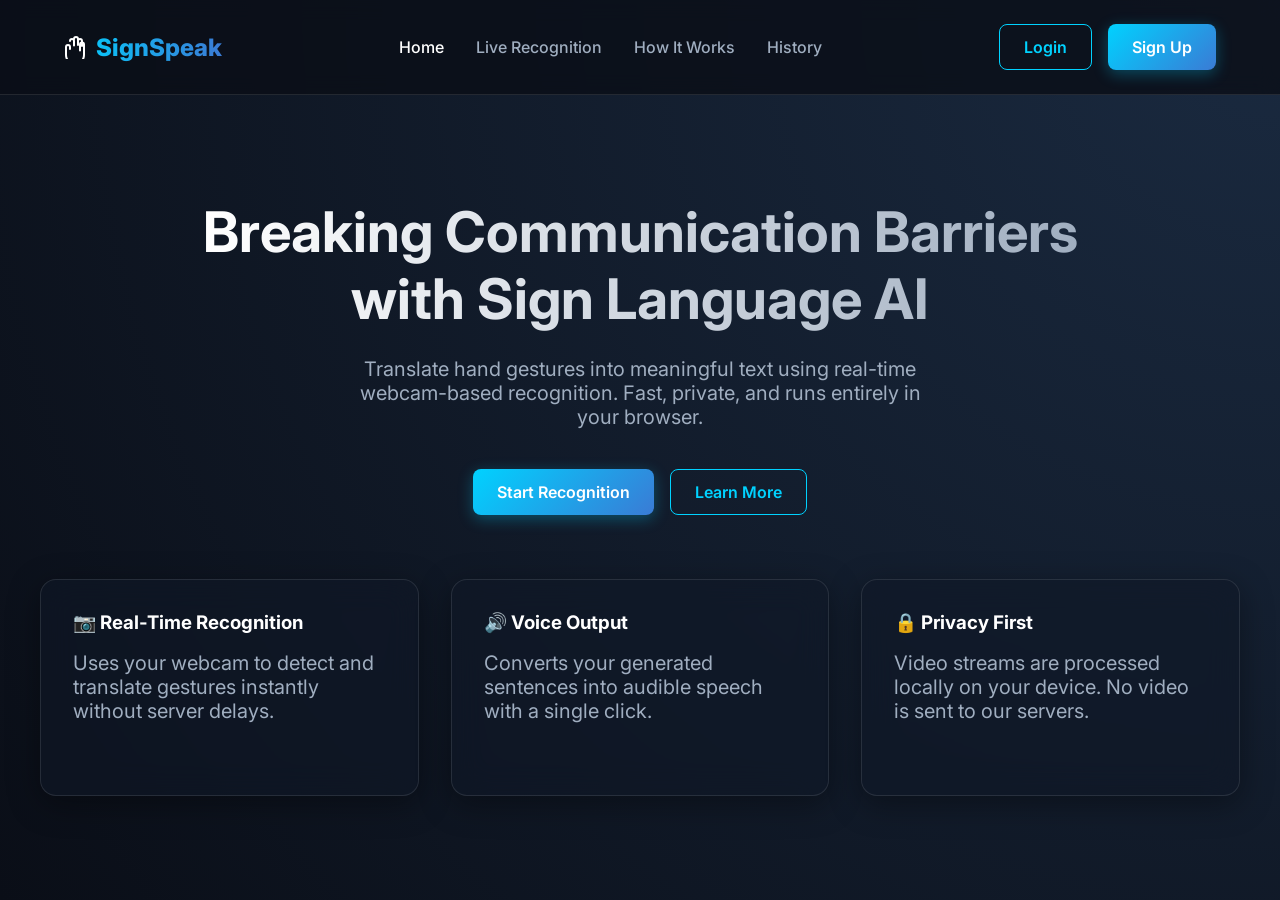
<file: index.html>
<!DOCTYPE html>
<html>
  <head>
    <meta http-equiv="refresh" content="0; url=frontend/" />
    <title>Redirecting to SignSpeak...</title>
  </head>
  <body>
    <p>If you are not redirected automatically, please click here to access the <a href="frontend/">SignSpeak Application</a>.</p>
  </body>
</html>
</file>
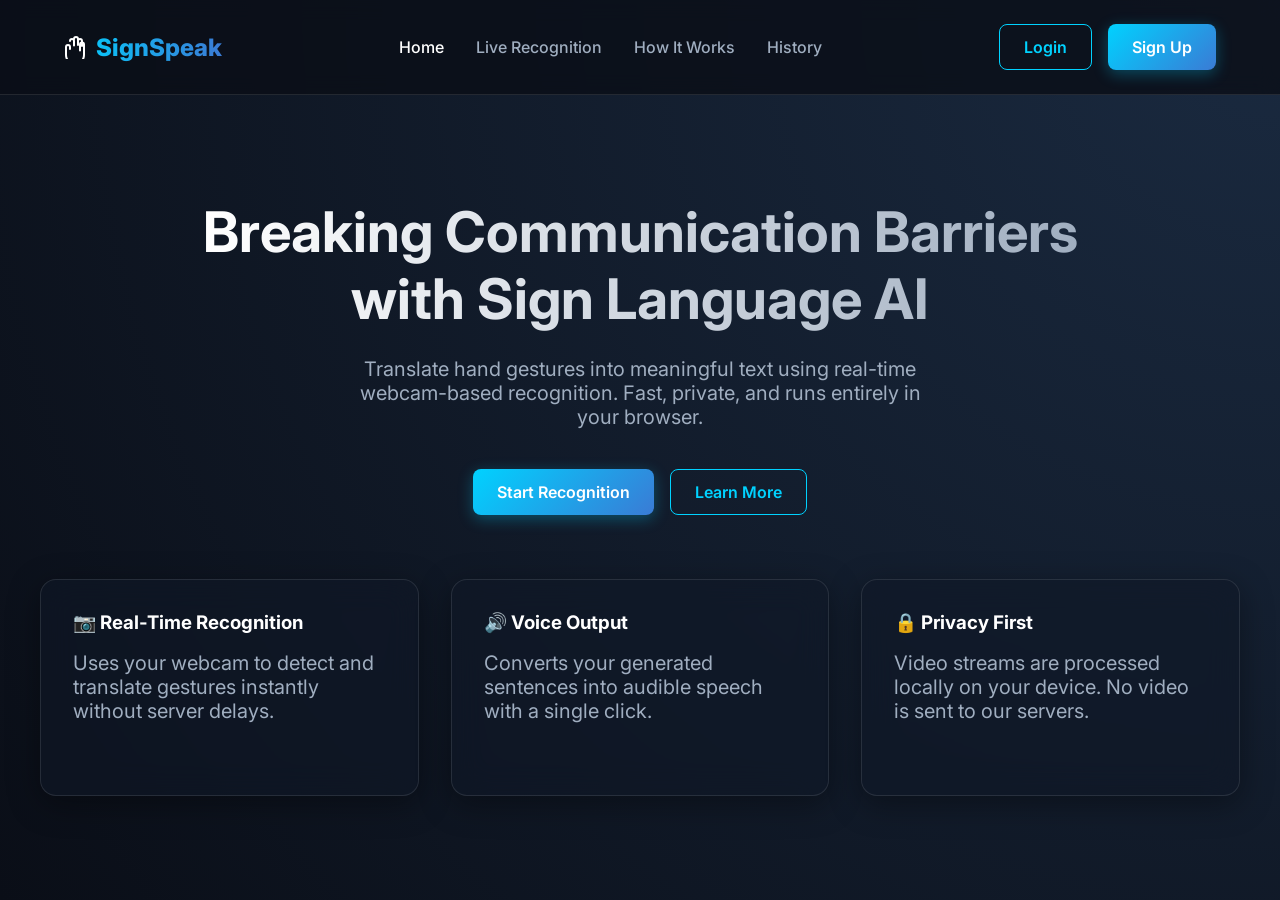
<file: frontend/index.html>
<!DOCTYPE html>
<html lang="en">
<head>
    <meta charset="UTF-8">
    <meta name="viewport" content="width=device-width, initial-scale=1.0">
    <title>SignSpeak - Real-Time Sign Language Recognition System</title>
    <link rel="stylesheet" href="css/style.css">
    <link href="https://fonts.googleapis.com/css2?family=Inter:wght@300;400;500;600;700;800&display=swap" rel="stylesheet">
</head>
<body>
    <nav class="navbar">
        <div class="logo">
            <svg width="24" height="24" viewBox="0 0 24 24" fill="none" stroke="currentColor" stroke-width="2" stroke-linecap="round" stroke-linejoin="round"><path d="M18 11V6a2 2 0 0 0-2-2v0a2 2 0 0 0-2 2v0"/><path d="M14 10V4a2 2 0 0 0-2-2v0a2 2 0 0 0-2 2v0"/><path d="M10 10.5V6a2 2 0 0 0-2-2v0a2 2 0 0 0-2 2v0"/><path d="M6 14v-2a2 2 0 0 0-2-2v0a2 2 0 0 0-2 2v8a9 9 0 0 0 9 9h.5a9 9 0 0 0 8.5-9V9.5a2 2 0 0 0-2-2v0a2 2 0 0 0-2 2v6"/></svg>
            SignSpeak
        </div>
        <ul class="nav-links">
            <li><a href="index.html" class="active">Home</a></li>
            <li><a href="recognition.html">Live Recognition</a></li>
            <li><a href="about.html">How It Works</a></li>
            <li><a href="history.html">History</a></li>
        </ul>
        <div class="auth-buttons" id="nav-auth-section">
            <a href="login.html" class="btn btn-outline">Login</a>
            <a href="register.html" class="btn btn-primary">Sign Up</a>
        </div>
    </nav>

    <div class="container hero">
        <h1>Breaking Communication Barriers<br>with Sign Language AI</h1>
        <p>Translate hand gestures into meaningful text using real-time webcam-based recognition. Fast, private, and runs entirely in your browser.</p>
        <div style="display: flex; gap: 1rem;">
            <a href="recognition.html" class="btn btn-primary">Start Recognition</a>
            <a href="about.html" class="btn btn-outline">Learn More</a>
        </div>

        <div style="margin-top: 4rem; display: grid; grid-template-columns: repeat(auto-fit, minmax(250px, 1fr)); gap: 2rem; width: 100%; text-align: left;">
            <div class="glass-card">
                <h3>📷 Real-Time Recognition</h3>
                <p class="text-muted">Uses your webcam to detect and translate gestures instantly without server delays.</p>
            </div>
            <div class="glass-card">
                <h3>🔊 Voice Output</h3>
                <p class="text-muted">Converts your generated sentences into audible speech with a single click.</p>
            </div>
            <div class="glass-card">
                <h3>🔒 Privacy First</h3>
                <p class="text-muted">Video streams are processed locally on your device. No video is sent to our servers.</p>
            </div>
        </div>
    </div>

    <script src="js/app.js"></script>
</body>
</html>
</file>
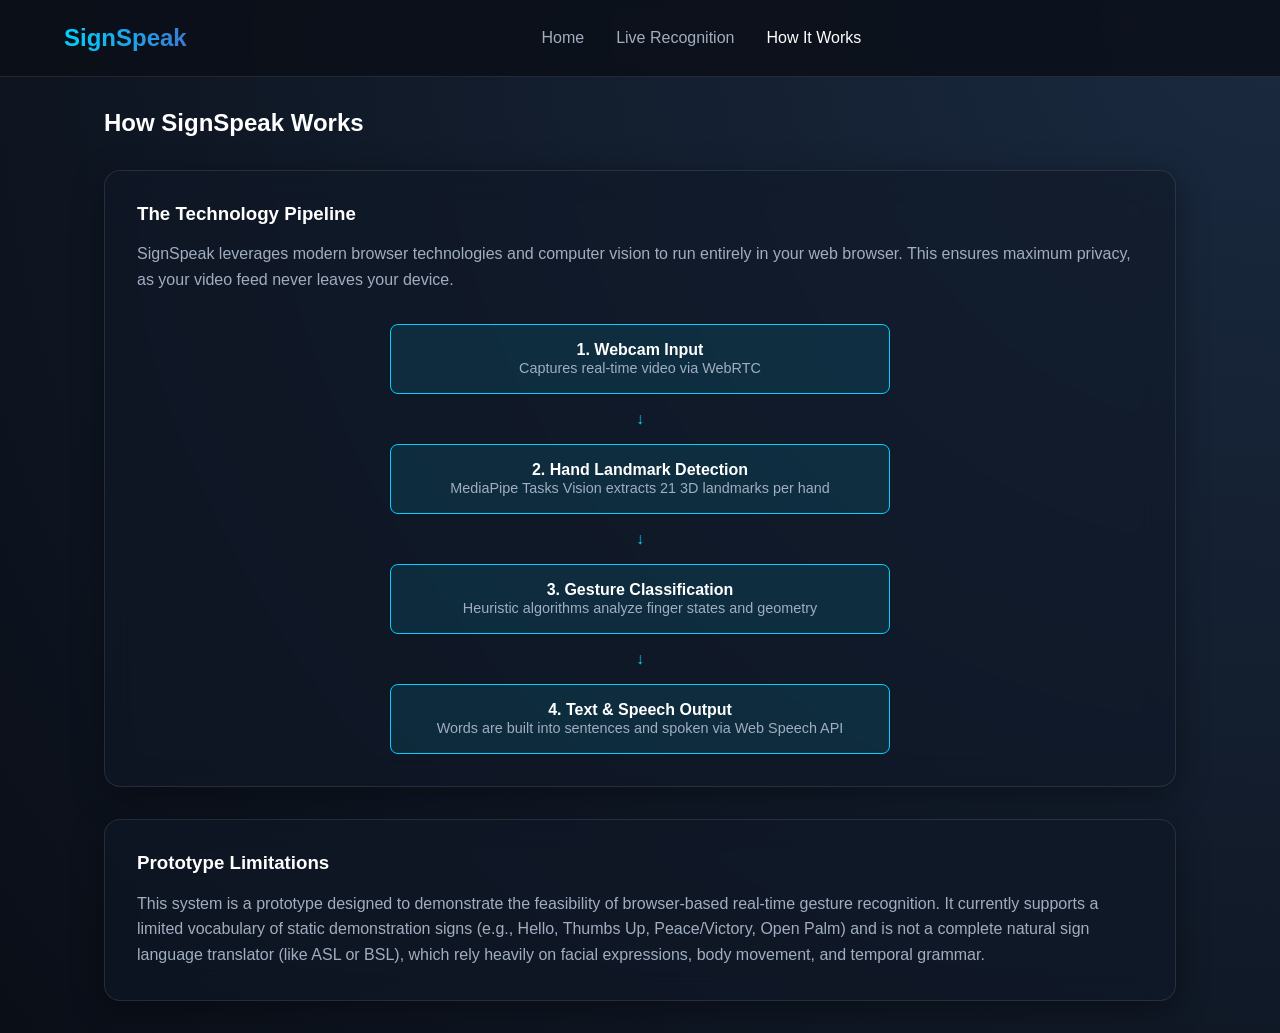
<file: frontend/about.html>
<!DOCTYPE html>
<html lang="en">
<head>
    <meta charset="UTF-8">
    <meta name="viewport" content="width=device-width, initial-scale=1.0">
    <title>SignSpeak - How It Works</title>
    <link rel="stylesheet" href="css/style.css">
</head>
<body>
    <nav class="navbar">
        <div class="logo">SignSpeak</div>
        <ul class="nav-links">
            <li><a href="index.html">Home</a></li>
            <li><a href="recognition.html">Live Recognition</a></li>
            <li><a href="about.html" class="active">How It Works</a></li>
        </ul>
        <div class="auth-buttons" id="nav-auth-section"></div>
    </nav>

    <div class="container">
        <h2 style="margin-bottom: 2rem;">How SignSpeak Works</h2>
        
        <div class="glass-card" style="margin-bottom: 2rem;">
            <h3>The Technology Pipeline</h3>
            <p style="color: var(--text-muted); line-height: 1.6; margin-top: 1rem;">
                SignSpeak leverages modern browser technologies and computer vision to run entirely in your web browser. This ensures maximum privacy, as your video feed never leaves your device.
            </p>
            
            <div style="display: flex; flex-direction: column; gap: 1rem; margin-top: 2rem; align-items: center;">
                <div style="background: rgba(0,210,255,0.1); padding: 1rem; border-radius: 8px; width: 100%; max-width: 500px; text-align: center; border: 1px solid var(--primary-color);">
                    <strong>1. Webcam Input</strong><br>
                    <span style="font-size: 0.9rem; color: var(--text-muted);">Captures real-time video via WebRTC</span>
                </div>
                <div style="color: var(--primary-color);">↓</div>
                <div style="background: rgba(0,210,255,0.1); padding: 1rem; border-radius: 8px; width: 100%; max-width: 500px; text-align: center; border: 1px solid var(--primary-color);">
                    <strong>2. Hand Landmark Detection</strong><br>
                    <span style="font-size: 0.9rem; color: var(--text-muted);">MediaPipe Tasks Vision extracts 21 3D landmarks per hand</span>
                </div>
                <div style="color: var(--primary-color);">↓</div>
                <div style="background: rgba(0,210,255,0.1); padding: 1rem; border-radius: 8px; width: 100%; max-width: 500px; text-align: center; border: 1px solid var(--primary-color);">
                    <strong>3. Gesture Classification</strong><br>
                    <span style="font-size: 0.9rem; color: var(--text-muted);">Heuristic algorithms analyze finger states and geometry</span>
                </div>
                <div style="color: var(--primary-color);">↓</div>
                <div style="background: rgba(0,210,255,0.1); padding: 1rem; border-radius: 8px; width: 100%; max-width: 500px; text-align: center; border: 1px solid var(--primary-color);">
                    <strong>4. Text & Speech Output</strong><br>
                    <span style="font-size: 0.9rem; color: var(--text-muted);">Words are built into sentences and spoken via Web Speech API</span>
                </div>
            </div>
        </div>

        <div class="glass-card">
            <h3>Prototype Limitations</h3>
            <p style="color: var(--text-muted); line-height: 1.6; margin-top: 1rem;">
                This system is a prototype designed to demonstrate the feasibility of browser-based real-time gesture recognition. It currently supports a limited vocabulary of static demonstration signs (e.g., Hello, Thumbs Up, Peace/Victory, Open Palm) and is not a complete natural sign language translator (like ASL or BSL), which rely heavily on facial expressions, body movement, and temporal grammar.
            </p>
        </div>
    </div>

    <script src="js/app.js"></script>
</body>
</html>
</file>
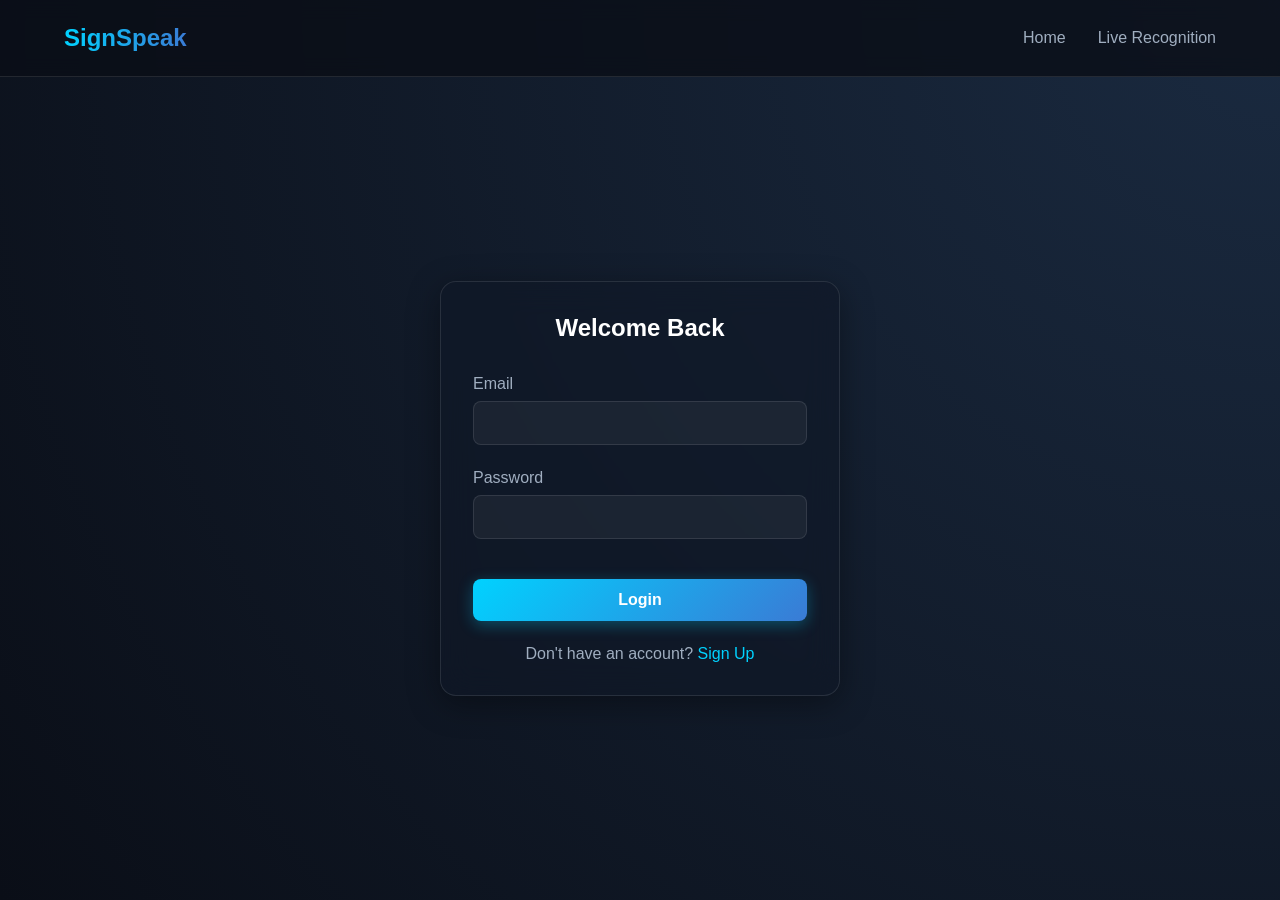
<file: frontend/dashboard.html>
<!DOCTYPE html>
<html lang="en">
<head>
    <meta charset="UTF-8">
    <meta name="viewport" content="width=device-width, initial-scale=1.0">
    <title>SignSpeak - Dashboard</title>
    <link rel="stylesheet" href="css/style.css">
</head>
<body>
    <nav class="navbar">
        <div class="logo">SignSpeak</div>
        <ul class="nav-links">
            <li><a href="index.html">Home</a></li>
            <li><a href="recognition.html">Live Recognition</a></li>
            <li><a href="history.html">History</a></li>
        </ul>
        <div class="auth-buttons" id="nav-auth-section"></div>
    </nav>

    <div class="container">
        <h2 style="margin-bottom: 2rem;">Dashboard</h2>
        
        <div style="display: grid; grid-template-columns: repeat(auto-fit, minmax(200px, 1fr)); gap: 1.5rem; margin-bottom: 3rem;">
            <div class="glass-card" style="text-align: center;">
                <h3 style="color: var(--text-muted); font-size: 1rem;">Total Signs</h3>
                <h1 id="stat-total" style="font-size: 3rem; margin: 1rem 0; color: var(--primary-color);">0</h1>
            </div>
            <div class="glass-card" style="text-align: center;">
                <h3 style="color: var(--text-muted); font-size: 1rem;">Today's Signs</h3>
                <h1 id="stat-today" style="font-size: 3rem; margin: 1rem 0; color: var(--success);">0</h1>
            </div>
            <div class="glass-card" style="text-align: center;">
                <h3 style="color: var(--text-muted); font-size: 1rem;">Avg Confidence</h3>
                <h1 id="stat-conf" style="font-size: 3rem; margin: 1rem 0; color: var(--secondary-color);">0%</h1>
            </div>
        </div>

        <div class="glass-card">
            <h3>Most Frequent Signs</h3>
            <ul id="freq-list" style="list-style: none; margin-top: 1rem; color: var(--text-muted);">
                <li>Loading...</li>
            </ul>
        </div>
        
        <div style="margin-top: 2rem;">
            <a href="recognition.html" class="btn btn-primary">Start New Recognition Session</a>
        </div>
    </div>

    <script src="js/app.js"></script>
    <script>
        if (!isAuthenticated()) {
            window.location.href = 'login.html';
        }

        async function loadStats() {
            try {
                const stats = await apiCall('/stats');
                document.getElementById('stat-total').innerText = stats.totalSigns;
                document.getElementById('stat-today').innerText = stats.todaySigns;
                document.getElementById('stat-conf').innerText = stats.averageConfidence + '%';
                
                const freqList = document.getElementById('freq-list');
                if (stats.mostFrequent.length > 0) {
                    freqList.innerHTML = stats.mostFrequent.map(s => `
                        <li style="padding: 0.5rem 0; border-bottom: 1px solid var(--glass-border);">
                            <span style="color: white; font-weight: 600;">${s}</span>
                        </li>
                    `).join('');
                } else {
                    freqList.innerHTML = '<li>No signs recognized yet.</li>';
                }
            } catch (err) {
                console.error('Failed to load stats', err);
            }
        }

        loadStats();
    </script>
</body>
</html>
</file>
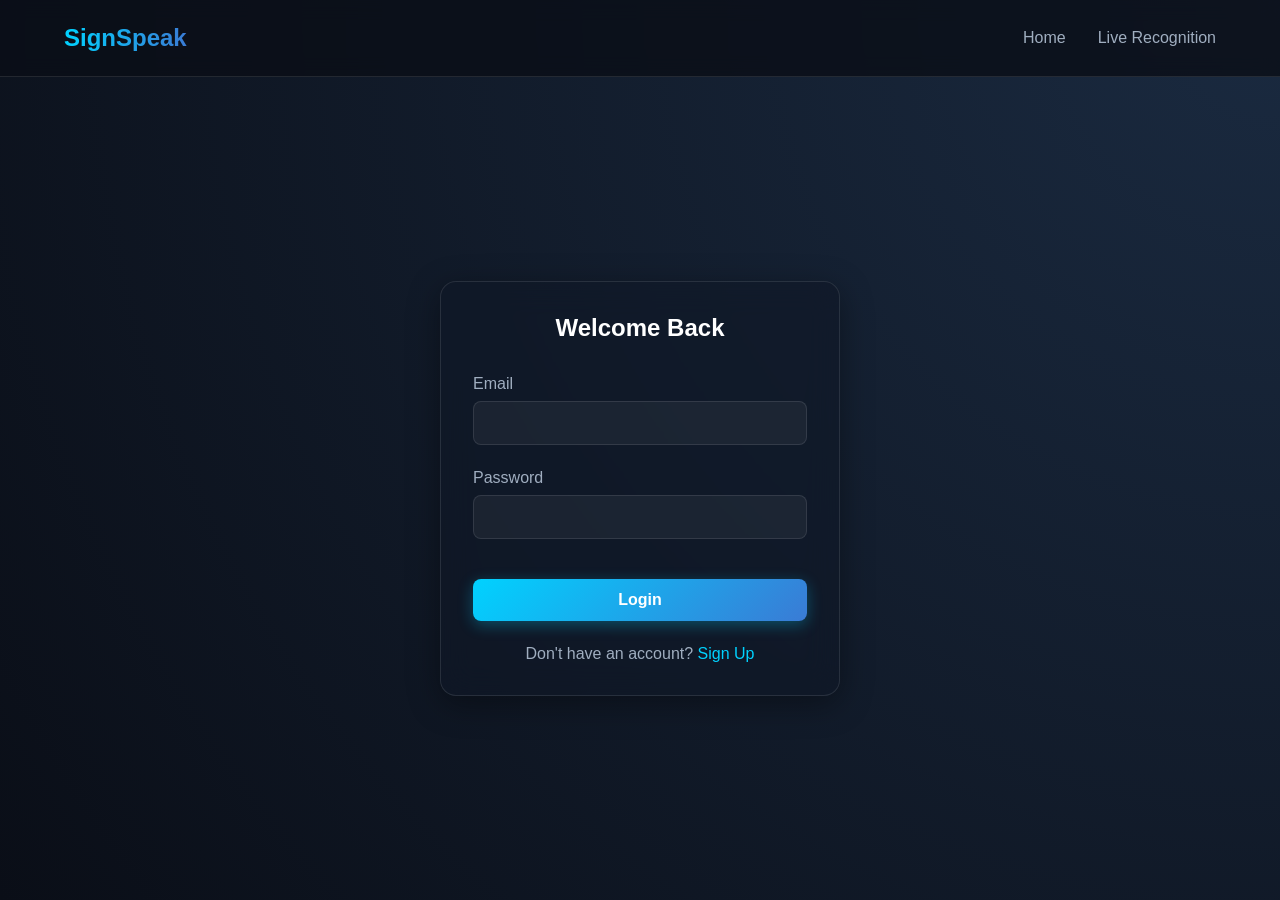
<file: frontend/login.html>
<!DOCTYPE html>
<html lang="en">
<head>
    <meta charset="UTF-8">
    <meta name="viewport" content="width=device-width, initial-scale=1.0">
    <title>SignSpeak - Login</title>
    <link rel="stylesheet" href="css/style.css">
</head>
<body>
    <nav class="navbar">
        <div class="logo">SignSpeak</div>
        <ul class="nav-links">
            <li><a href="index.html">Home</a></li>
            <li><a href="recognition.html">Live Recognition</a></li>
        </ul>
    </nav>

    <div class="container" style="display: flex; justify-content: center; align-items: center;">
        <div class="glass-card" style="width: 100%; max-width: 400px;">
            <h2 style="text-align: center; margin-bottom: 2rem;">Welcome Back</h2>
            <div id="error-msg" style="color: var(--danger); text-align: center; margin-bottom: 1rem;"></div>
            <form id="login-form">
                <div class="form-group">
                    <label>Email</label>
                    <input type="email" id="email" class="form-control" required>
                </div>
                <div class="form-group">
                    <label>Password</label>
                    <input type="password" id="password" class="form-control" required>
                </div>
                <button type="submit" class="btn btn-primary" style="width: 100%; margin-top: 1rem;">Login</button>
            </form>
            <p style="text-align: center; margin-top: 1.5rem; color: var(--text-muted);">
                Don't have an account? <a href="register.html">Sign Up</a>
            </p>
        </div>
    </div>

    <script src="js/app.js"></script>
    <script>
        document.getElementById('login-form').addEventListener('submit', async (e) => {
            e.preventDefault();
            const email = document.getElementById('email').value;
            const password = document.getElementById('password').value;
            
            try {
                const data = await apiCall('/auth/login', 'POST', { email, password });
                localStorage.setItem('token', data.token);
                localStorage.setItem('user', JSON.stringify(data.user));
                window.location.href = 'dashboard.html';
            } catch (err) {
                document.getElementById('error-msg').innerText = err.message;
            }
        });
    </script>
</body>
</html>
</file>
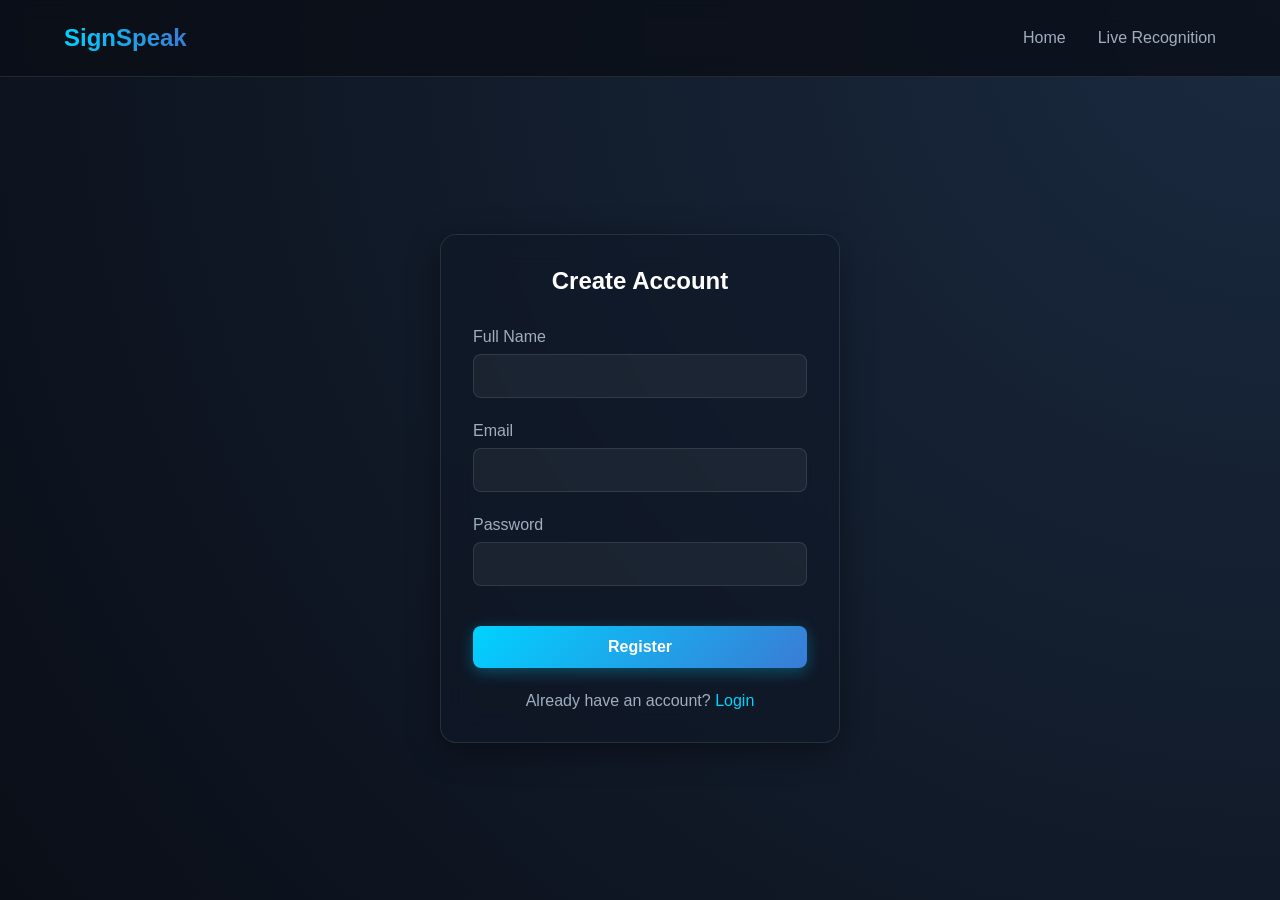
<file: frontend/register.html>
<!DOCTYPE html>
<html lang="en">
<head>
    <meta charset="UTF-8">
    <meta name="viewport" content="width=device-width, initial-scale=1.0">
    <title>SignSpeak - Register</title>
    <link rel="stylesheet" href="css/style.css">
</head>
<body>
    <nav class="navbar">
        <div class="logo">SignSpeak</div>
        <ul class="nav-links">
            <li><a href="index.html">Home</a></li>
            <li><a href="recognition.html">Live Recognition</a></li>
        </ul>
    </nav>

    <div class="container" style="display: flex; justify-content: center; align-items: center;">
        <div class="glass-card" style="width: 100%; max-width: 400px;">
            <h2 style="text-align: center; margin-bottom: 2rem;">Create Account</h2>
            <div id="error-msg" style="color: var(--danger); text-align: center; margin-bottom: 1rem;"></div>
            <form id="register-form">
                <div class="form-group">
                    <label>Full Name</label>
                    <input type="text" id="name" class="form-control" required>
                </div>
                <div class="form-group">
                    <label>Email</label>
                    <input type="email" id="email" class="form-control" required>
                </div>
                <div class="form-group">
                    <label>Password</label>
                    <input type="password" id="password" class="form-control" required>
                </div>
                <button type="submit" class="btn btn-primary" style="width: 100%; margin-top: 1rem;">Register</button>
            </form>
            <p style="text-align: center; margin-top: 1.5rem; color: var(--text-muted);">
                Already have an account? <a href="login.html">Login</a>
            </p>
        </div>
    </div>

    <script src="js/app.js"></script>
    <script>
        document.getElementById('register-form').addEventListener('submit', async (e) => {
            e.preventDefault();
            const fullName = document.getElementById('name').value;
            const email = document.getElementById('email').value;
            const password = document.getElementById('password').value;
            
            try {
                await apiCall('/auth/register', 'POST', { fullName, email, password });
                window.location.href = 'login.html';
            } catch (err) {
                document.getElementById('error-msg').innerText = err.message;
            }
        });
    </script>
</body>
</html>
</file>
<file: frontend/css/style.css>
:root {
    --primary-color: #00d2ff;
    --secondary-color: #3a7bd5;
    --bg-dark: #0a0e17;
    --bg-card: rgba(16, 24, 39, 0.6);
    --text-main: #ffffff;
    --text-muted: #a0aec0;
    --glass-border: rgba(255, 255, 255, 0.1);
    --glass-shadow: 0 8px 32px 0 rgba(0, 0, 0, 0.37);
    --success: #10b981;
    --danger: #ef4444;
}

* {
    margin: 0;
    padding: 0;
    box-sizing: border-box;
    font-family: 'Inter', 'Segoe UI', Roboto, Helvetica, Arial, sans-serif;
}

body {
    background-color: var(--bg-dark);
    color: var(--text-main);
    min-height: 100vh;
    display: flex;
    flex-direction: column;
    /* Soft gradient background */
    background: radial-gradient(circle at top right, #1a2a40, #0a0e17);
    overflow-x: hidden;
}

/* Typography */
h1, h2, h3, h4 {
    font-weight: 700;
    line-height: 1.2;
    margin-bottom: 1rem;
}

a {
    color: var(--primary-color);
    text-decoration: none;
    transition: color 0.3s ease;
}

a:hover {
    color: var(--text-main);
}

/* Navigation */
.navbar {
    display: flex;
    justify-content: space-between;
    align-items: center;
    padding: 1.5rem 5%;
    background: rgba(10, 14, 23, 0.8);
    backdrop-filter: blur(10px);
    border-bottom: 1px solid var(--glass-border);
    position: sticky;
    top: 0;
    z-index: 1000;
}

.logo {
    font-size: 1.5rem;
    font-weight: 800;
    background: linear-gradient(90deg, var(--primary-color), var(--secondary-color));
    -webkit-background-clip: text;
    -webkit-text-fill-color: transparent;
    display: flex;
    align-items: center;
    gap: 0.5rem;
}

.nav-links {
    display: flex;
    gap: 2rem;
    list-style: none;
}

.nav-links a {
    color: var(--text-muted);
    font-weight: 500;
}

.nav-links a:hover, .nav-links a.active {
    color: var(--text-main);
}

.auth-buttons {
    display: flex;
    gap: 1rem;
}

/* Utilities */
.container {
    width: 100%;
    max-width: 1200px;
    margin: 0 auto;
    padding: 2rem 5%;
    flex-grow: 1;
}

.glass-card {
    background: var(--bg-card);
    backdrop-filter: blur(16px);
    -webkit-backdrop-filter: blur(16px);
    border: 1px solid var(--glass-border);
    border-radius: 16px;
    padding: 2rem;
    box-shadow: var(--glass-shadow);
}

.btn {
    padding: 0.75rem 1.5rem;
    border-radius: 8px;
    border: none;
    font-weight: 600;
    cursor: pointer;
    transition: all 0.3s ease;
    font-size: 1rem;
    display: inline-flex;
    align-items: center;
    gap: 0.5rem;
    justify-content: center;
}

.btn-primary {
    background: linear-gradient(135deg, var(--primary-color), var(--secondary-color));
    color: white;
    box-shadow: 0 4px 15px rgba(0, 210, 255, 0.3);
}

.btn-primary:hover {
    transform: translateY(-2px);
    box-shadow: 0 6px 20px rgba(0, 210, 255, 0.4);
}

.btn-outline {
    background: transparent;
    border: 1px solid var(--primary-color);
    color: var(--primary-color);
}

.btn-outline:hover {
    background: rgba(0, 210, 255, 0.1);
}

.btn-danger {
    background: transparent;
    border: 1px solid var(--danger);
    color: var(--danger);
}

.btn-danger:hover {
    background: rgba(239, 68, 68, 0.1);
}

/* Forms */
.form-group {
    margin-bottom: 1.5rem;
}

.form-group label {
    display: block;
    margin-bottom: 0.5rem;
    color: var(--text-muted);
}

.form-control {
    width: 100%;
    padding: 0.75rem 1rem;
    background: rgba(255, 255, 255, 0.05);
    border: 1px solid var(--glass-border);
    border-radius: 8px;
    color: white;
    font-size: 1rem;
    transition: border-color 0.3s;
}

.form-control:focus {
    outline: none;
    border-color: var(--primary-color);
}

/* Specific Layouts */
.hero {
    text-align: center;
    padding: 6rem 0;
    display: flex;
    flex-direction: column;
    align-items: center;
    justify-content: center;
}

.hero h1 {
    font-size: 3.5rem;
    margin-bottom: 1.5rem;
    background: linear-gradient(90deg, #fff, #a0aec0);
    -webkit-background-clip: text;
    -webkit-text-fill-color: transparent;
}

.hero p {
    font-size: 1.25rem;
    color: var(--text-muted);
    max-width: 600px;
    margin-bottom: 2.5rem;
}

/* Responsive */
@media (max-width: 768px) {
    .navbar {
        flex-direction: column;
        padding: 1rem;
    }
    .nav-links {
        margin-top: 1rem;
        flex-wrap: wrap;
        justify-content: center;
    }
    .hero h1 {
        font-size: 2.5rem;
    }
    .auth-buttons {
        margin-top: 1rem;
    }
}
</file>
